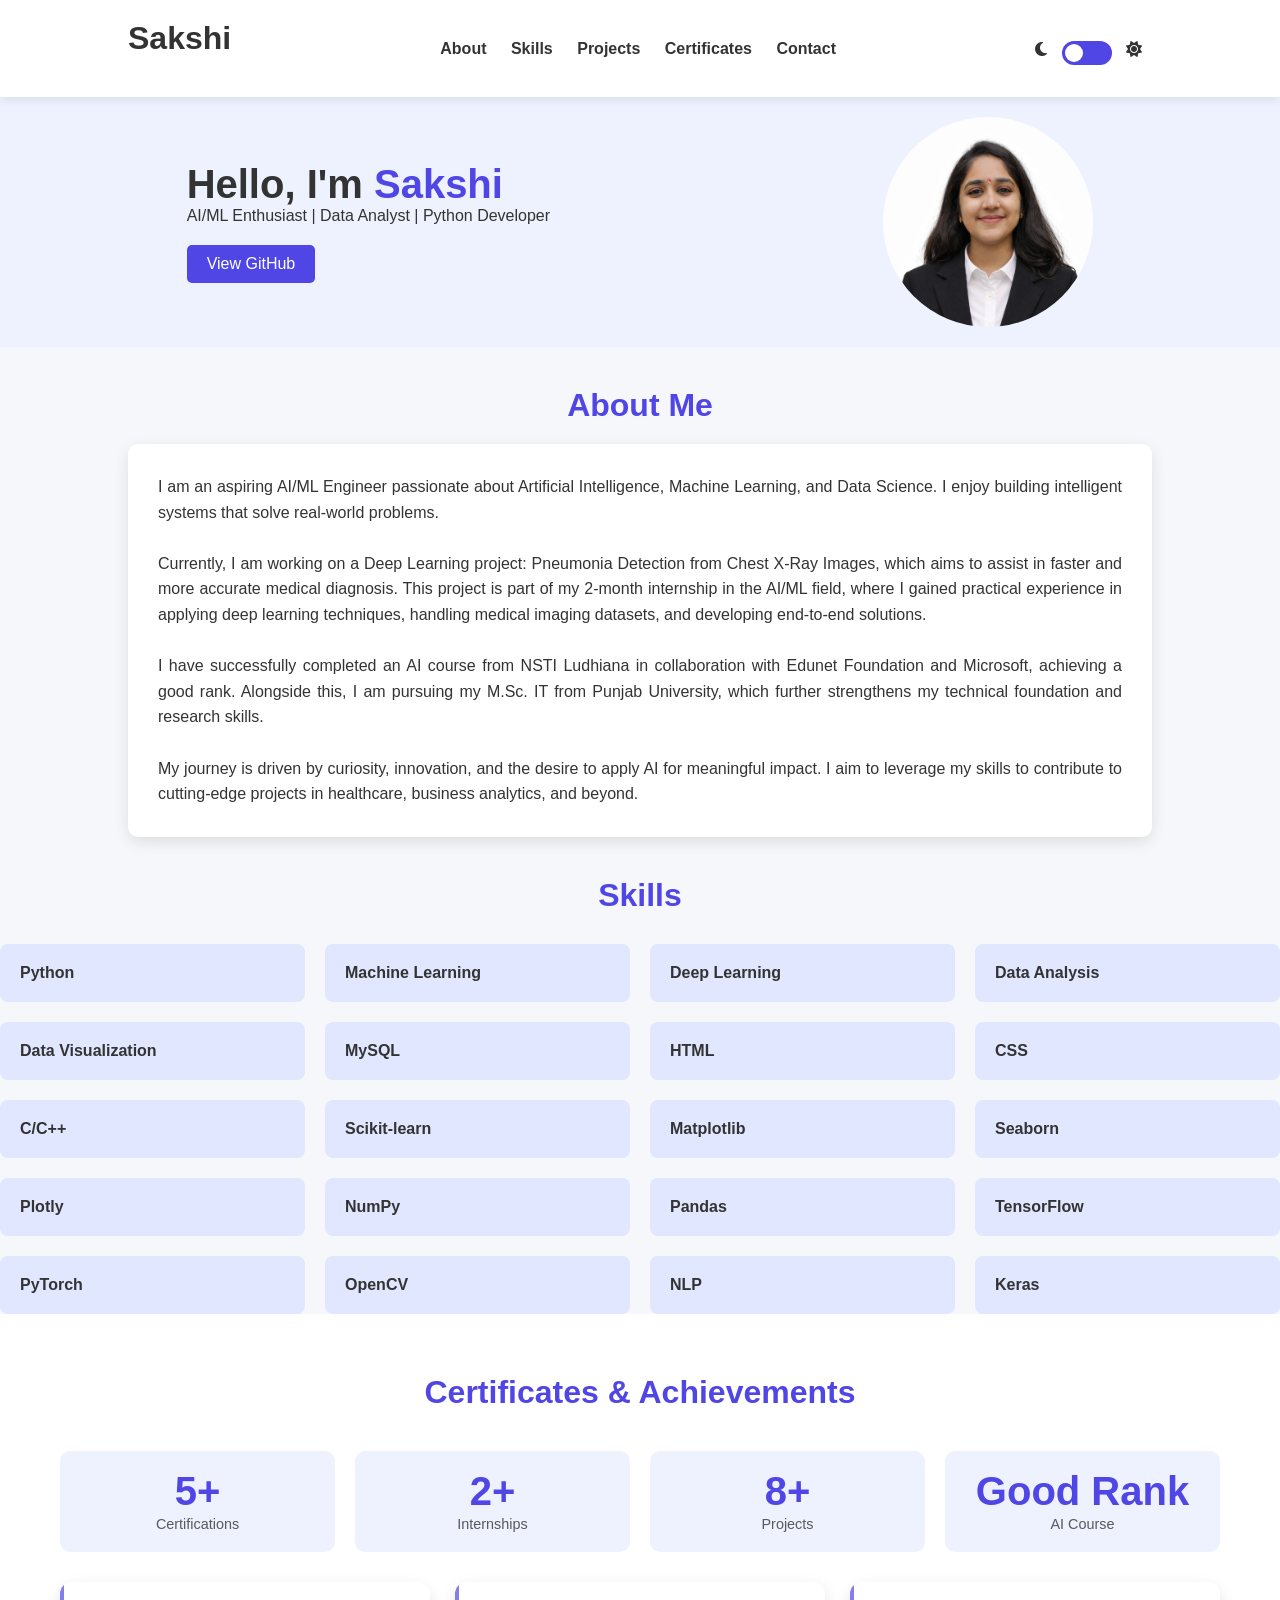
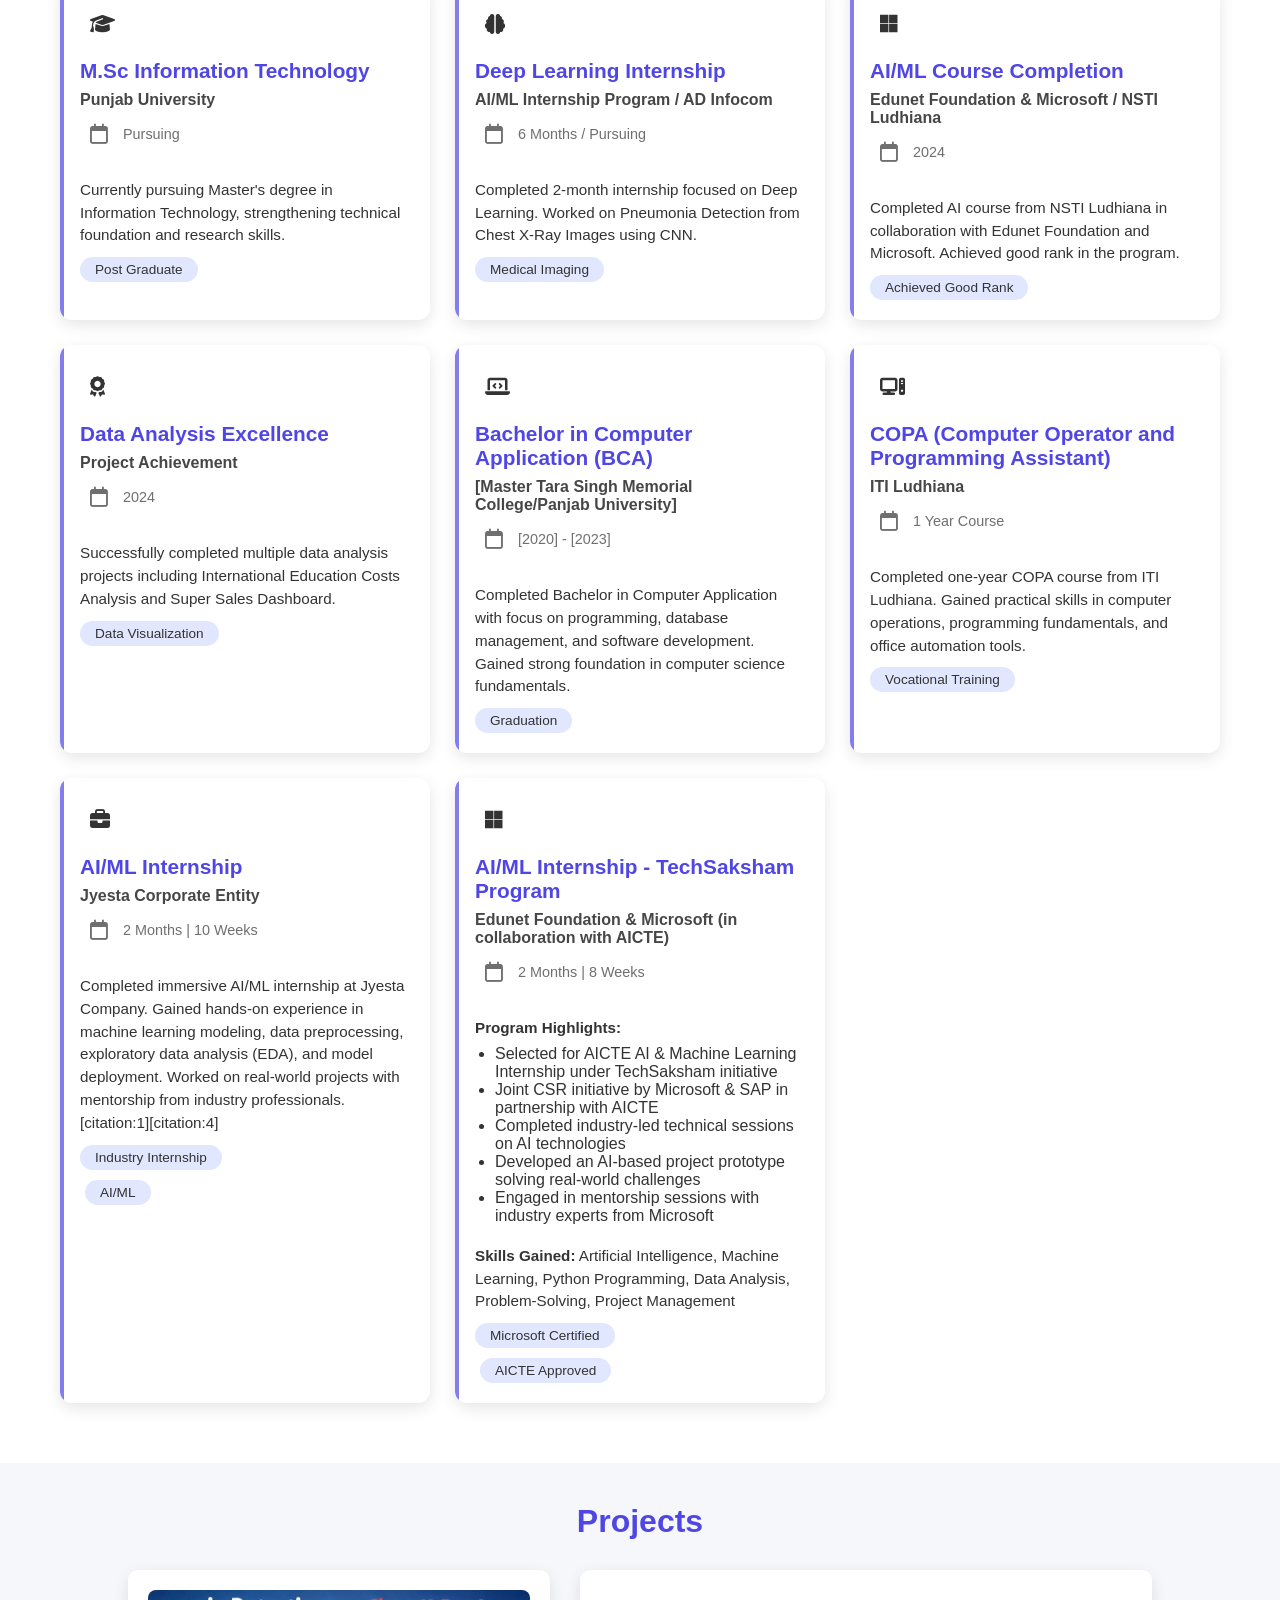
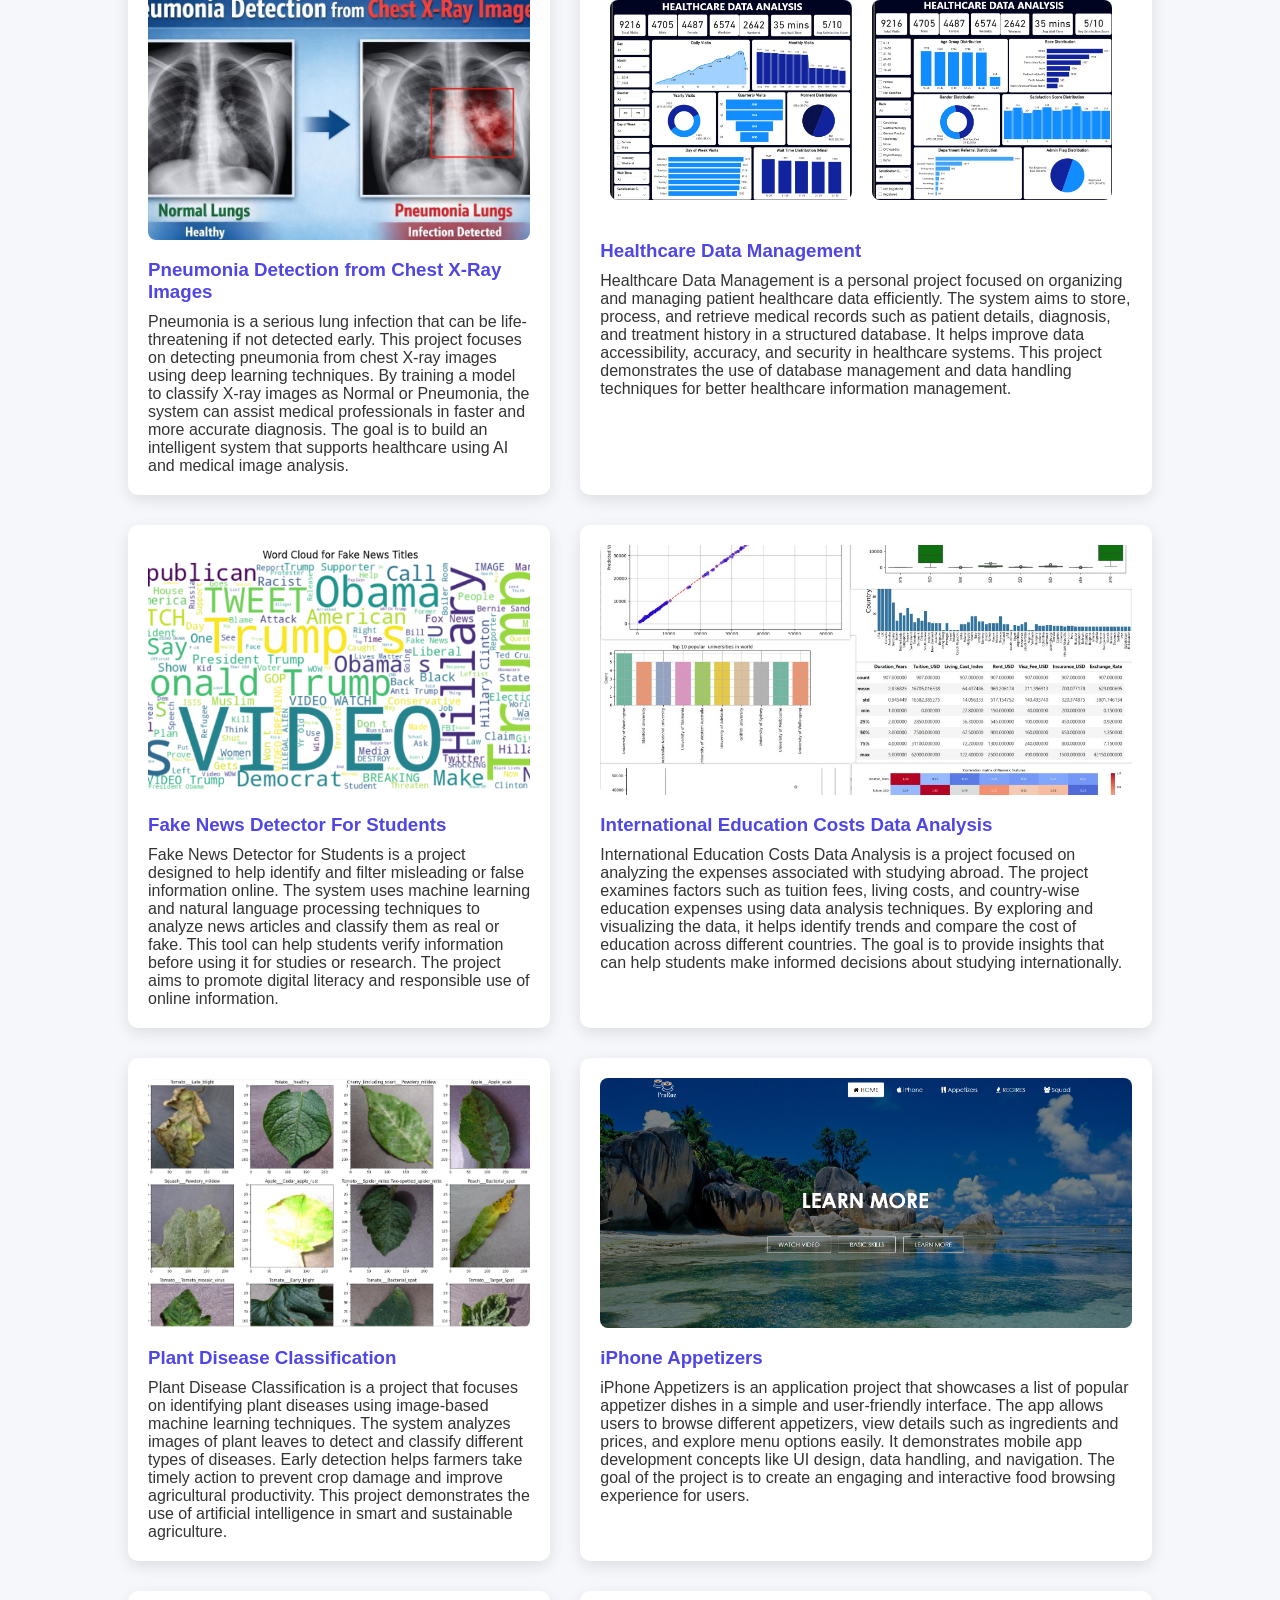
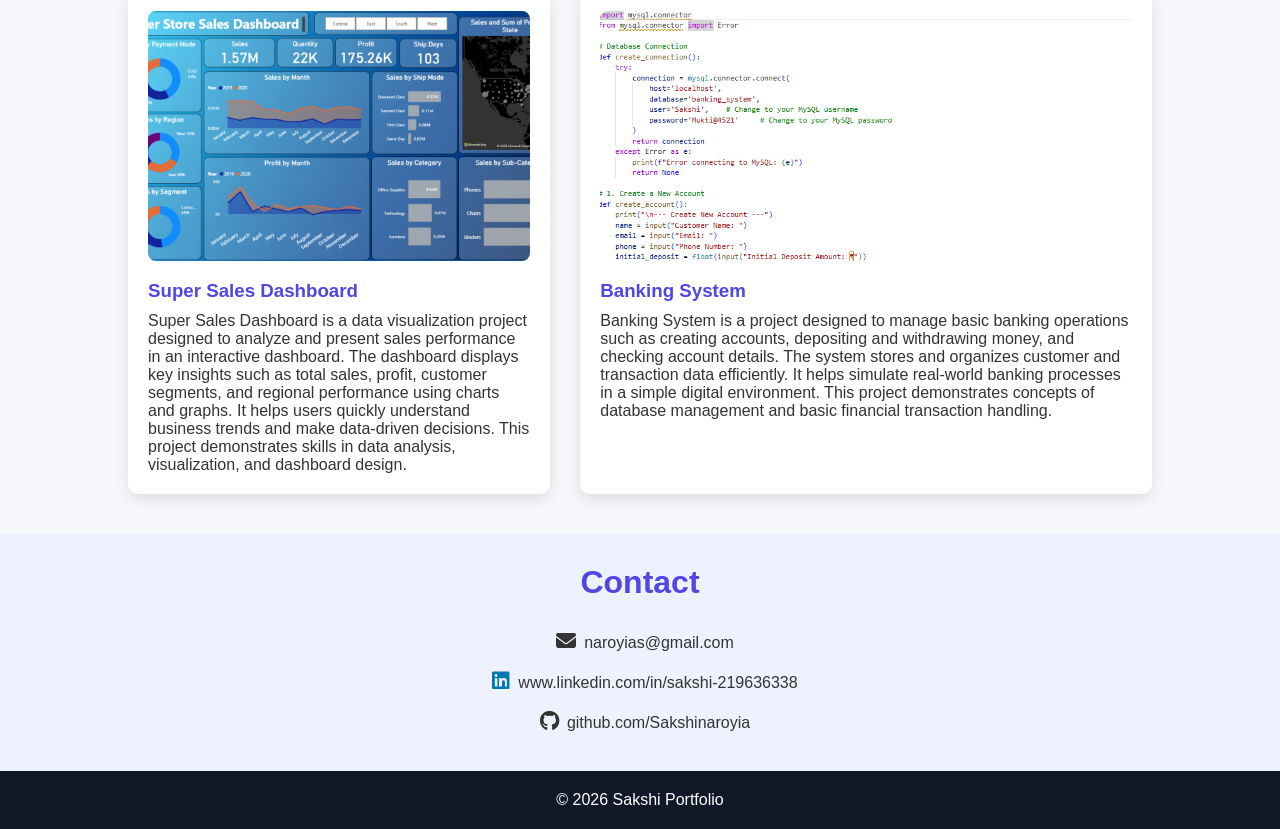
<file: index.html>
<!DOCTYPE html>
<html lang="en">

<head>
  <link rel="stylesheet" href="https://cdnjs.cloudflare.com/ajax/libs/font-awesome/6.5.0/css/all.min.css">
  <meta charset="UTF-8">
  <meta name="viewport" content="width=device-width, initial-scale=1.0">
  <title>Sakshi | AI/ML Portfolio</title>
  <link rel="stylesheet" href="style.css">
</head>

<body>

<!-- NAVBAR -->
<header>
  <div class="container nav">
    <h2 class="logo">Sakshi</h2>
    <nav>
     
      <a href="#about">About</a>
      <a href="#skills">Skills</a>
      <a href="#projects">Projects</a>
      <a href="#certificates">Certificates</a>
      <a href="#contact">Contact</a>
    </nav>
    <div class="theme-toggle">
      <i class="fa-solid fa-moon"></i>
      <label class="switch">
        <input type="checkbox" id="theme-switch">
        <span class="slider round"></span>
      </label>
      <i class="fa-solid fa-sun"></i>
    </div>
  </div>
</header>

<!-- HERO SECTION -->
<section class="hero">
  <div class="hero-text">
    <h1>Hello, I'm <span>Sakshi</span></h1>
    <p>AI/ML Enthusiast | Data Analyst | Python Developer</p>
    <a href="https://github.com/Sakshinaroyia" class="btn">View GitHub</a>
  </div>
  <div class="hero-img">
    <img src="sda (1).png" alt="profile">
  </div>
</section>

<!-- ABOUT -->
<section id="about" class="container">
  <h2>About Me</h2>
  <p>
    I am an aspiring AI/ML Engineer passionate about Artificial Intelligence, Machine Learning, and Data Science. I enjoy building intelligent systems that solve real-world problems.<br>
    <br>
    Currently, I am working on a Deep Learning project: Pneumonia Detection from Chest X-Ray Images, which aims to assist in faster and more accurate medical diagnosis. This project is part of my 2-month internship in the AI/ML field, where I gained practical experience in applying deep learning techniques, handling medical imaging datasets, and developing end-to-end solutions.<br>
    <br>
    I have successfully completed an AI course from NSTI Ludhiana in collaboration with Edunet Foundation and Microsoft, achieving a good rank. Alongside this, I am pursuing my M.Sc. IT from Punjab University, which further strengthens my technical foundation and research skills.<br>
    <br>
    My journey is driven by curiosity, innovation, and the desire to apply AI for meaningful impact. I aim to leverage my skills to contribute to cutting-edge projects in healthcare, business analytics, and beyond.
  </p>
</section>

<!-- SKILLS -->
<section id="skills" class="skills">
  <h2>Skills</h2>
  <div class="skill-grid">
    <div class="skill-card">Python</div>
    <div class="skill-card">Machine Learning</div>
    <div class="skill-card">Deep Learning</div>
    <div class="skill-card">Data Analysis</div>
    <div class="skill-card">Data Visualization</div>
    <div class="skill-card">MySQL</div>
    <div class="skill-card">HTML</div>
    <div class="skill-card">CSS</div>
    <div class="skill-card">C/C++</div>
    <div class="skill-card">Scikit-learn</div>
    <div class="skill-card">Matplotlib</div>
    <div class="skill-card">Seaborn</div>
    <div class="skill-card">Plotly</div>
    <div class="skill-card">NumPy</div>
    <div class="skill-card">Pandas</div>
    <div class="skill-card">TensorFlow</div>
    <div class="skill-card">PyTorch</div>
    <div class="skill-card">OpenCV</div>
    <div class="skill-card">NLP</div>
    <div class="skill-card">Keras</div>
  </div>
</section>
<!-- CERTIFICATES & ACHIEVEMENTS -->
<section id="certificates" class="certificates">
  <h2>Certificates & Achievements</h2>
  
  <!-- Achievement Stats -->
  <div class="achievement-stats">
    <div class="stat-item">
      <div class="stat-number">5+</div>
      <div class="stat-label">Certifications</div>
    </div>
    <div class="stat-item">
      <div class="stat-number">2+</div>
      <div class="stat-label">Internships</div>
    </div>
    <div class="stat-item">
      <div class="stat-number">8+</div>
      <div class="stat-label">Projects</div>
    </div>
    <div class="stat-item">
      <div class="stat-number">Good Rank</div>
      <div class="stat-label">AI Course</div>
    </div>
  </div>
  
  <!-- Certificates Grid -->
  <div class="cert-grid">
     <!-- Certificate 1 - M.Sc IT -->
    <div class="cert-card">
      <div class="cert-icon">
        <i class="fa-solid fa-graduation-cap"></i>
      </div>
      <h3>M.Sc Information Technology</h3>
      <div class="cert-org">Punjab University</div>
      <div class="cert-date">
        <i class="fa-regular fa-calendar"></i> Pursuing
      </div>
      <p class="cert-desc">Currently pursuing Master's degree in Information Technology, strengthening technical foundation and research skills.</p>
      <span class="cert-badge">Post Graduate</span>
    </div>

   
    
    
    <!-- Certificate 2 - Deep Learning Internship -->
    <div class="cert-card">
      <div class="cert-icon">
        <i class="fa-solid fa-brain"></i>
      </div>
      <h3>Deep Learning Internship</h3>
      <div class="cert-org">AI/ML Internship Program / AD Infocom</div>
      <div class="cert-date">
        <i class="fa-regular fa-calendar"></i> 6 Months / Pursuing
      </div>
      <p class="cert-desc">Completed 2-month internship focused on Deep Learning. Worked on Pneumonia Detection from Chest X-Ray Images using CNN.</p>
      <span class="cert-badge">Medical Imaging</span>
    </div>
    
    <!-- Certificate 3 - Microsoft AI Course -->
    <div class="cert-card">
      <div class="cert-icon">
        <i class="fa-brands fa-microsoft"></i>
      </div>
      <h3>AI/ML Course Completion</h3>
      <div class="cert-org">Edunet Foundation & Microsoft / NSTI Ludhiana</div>
      <div class="cert-date">
        <i class="fa-regular fa-calendar"></i> 2024
      </div>
      <p class="cert-desc">Completed AI course from NSTI Ludhiana in collaboration with Edunet Foundation and Microsoft. Achieved good rank in the program.</p>
      <span class="cert-badge">Achieved Good Rank</span>
    </div>


    <!-- Certificate 4 - Additional Achievement -->
    <div class="cert-card">
      <div class="cert-icon">
        <i class="fa-solid fa-award"></i>
      </div>
      <h3>Data Analysis Excellence</h3>
      <div class="cert-org">Project Achievement</div>
      <div class="cert-date">
        <i class="fa-regular fa-calendar"></i> 2024
      </div>
      <p class="cert-desc">Successfully completed multiple data analysis projects including International Education Costs Analysis and Super Sales Dashboard.</p>
      <span class="cert-badge">Data Visualization</span>
    </div>
    <!-- Certificate 5 - BCA -->
<div class="cert-card">
  <div class="cert-icon">
    <i class="fa-solid fa-laptop-code"></i>
  </div>
  <h3>Bachelor in Computer Application (BCA)</h3>
  <div class="cert-org">[Master Tara Singh Memorial College/Panjab University]</div>
  <div class="cert-date">
    <i class="fa-regular fa-calendar"></i> [2020] - [2023]
  </div>
  <p class="cert-desc">Completed Bachelor in Computer Application with focus on programming, database management, and software development. Gained strong foundation in computer science fundamentals.</p>
  <span class="cert-badge">Graduation</span>
  </div>
  
  <!-- Certificate 6 - COPA from ITI Ludhiana -->
<div class="cert-card">
  <div class="cert-icon">
    <i class="fa-solid fa-computer"></i>
  </div>
  <h3>COPA (Computer Operator and Programming Assistant)</h3>
  <div class="cert-org">ITI Ludhiana</div>
  <div class="cert-date">
    <i class="fa-regular fa-calendar"></i> 1 Year Course
  </div>
  <p class="cert-desc">Completed one-year COPA course from ITI Ludhiana. Gained practical skills in computer operations, programming fundamentals, and office automation tools.</p>
  <span class="cert-badge">Vocational Training</span>
 </div>

  <!-- Certificate 7 - AI/ML Internship at Jyesta Company (Updated) -->
<div class="cert-card">
  <div class="cert-icon">
    <i class="fa-solid fa-briefcase"></i>
  </div>
  <h3>AI/ML Internship</h3>
  <div class="cert-org">Jyesta Corporate Entity</div>
  <div class="cert-date">
    <i class="fa-regular fa-calendar"></i> 2 Months | 10 Weeks
  </div>
  <p class="cert-desc">Completed immersive AI/ML internship at Jyesta Company. Gained hands-on experience in machine learning modeling, data preprocessing, exploratory data analysis (EDA), and model deployment. Worked on real-world projects with mentorship from industry professionals. [citation:1][citation:4]</p>
  <span class="cert-badge">Industry Internship</span>
  <span class="cert-badge" style="margin-left: 5px;">AI/ML</span>
</div>

  <!-- Certificate 7 - Edunet Foundation & Microsoft AI/ML Internship -->
<div class="cert-card">
  <div class="cert-icon">
    <i class="fa-brands fa-microsoft"></i>
  </div>
  <h3>AI/ML Internship - TechSaksham Program</h3>
  <div class="cert-org">Edunet Foundation & Microsoft (in collaboration with AICTE)</div>
  <div class="cert-date">
    <i class="fa-regular fa-calendar"></i> 2 Months | 8 Weeks
  </div>
  <p class="cert-desc"><strong>Program Highlights:</strong></p>
  <ul style="text-align: left; margin-top: 5px; margin-bottom: 10px; padding-left: 20px; color: var(--text-primary);">
    <li>Selected for AICTE AI & Machine Learning Internship under TechSaksham initiative</li>
    <li>Joint CSR initiative by Microsoft & SAP in partnership with AICTE</li>
    <li>Completed industry-led technical sessions on AI technologies</li>
    <li>Developed an AI-based project prototype solving real-world challenges</li>
    <li>Engaged in mentorship sessions with industry experts from Microsoft</li>
  </ul>
  <p class="cert-desc"><strong>Skills Gained:</strong> Artificial Intelligence, Machine Learning, Python Programming, Data Analysis, Problem-Solving, Project Management</p>
  <span class="cert-badge">Microsoft Certified</span>
  <span class="cert-badge" style="margin-left: 5px;">AICTE Approved</span>
</div>
  </div>
</section>

<!-- PROJECTS -->
<section id="projects" class="container">
  <h2>Projects</h2>
  <div class="project-grid">
    <div class="project-card">
      <img src="1.jpg">
      <h3>Pneumonia Detection from Chest X-Ray Images</h3>
      <p>Pneumonia is a serious lung infection that can be life-threatening if not detected early. This project focuses on detecting pneumonia from chest X-ray images using deep learning techniques. By training a model to classify X-ray images as Normal or Pneumonia, the system can assist medical professionals in faster and more accurate diagnosis. The goal is to build an intelligent system that supports healthcare using AI and medical image analysis.</p>
    </div>

    <div class="project-card">
      <div style="display: flex; overflow-x: auto; gap: 10px; padding: 10px;">
        <img src="2(1).jpg" alt="Main Project Image" style="height: 200px;">
        <img src="2.jpg" alt="Healthcare Dashboard" style="height: 200px;">
      </div>
      <h3>Healthcare Data Management</h3>
      <p>Healthcare Data Management is a personal project focused on organizing and managing patient healthcare data efficiently. The system aims to store, process, and retrieve medical records such as patient details, diagnosis, and treatment history in a structured database. It helps improve data accessibility, accuracy, and security in healthcare systems. This project demonstrates the use of database management and data handling techniques for better healthcare information management.</p>
    </div>

    <div class="project-card">
      <img src="3.png">
      <h3>Fake News Detector For Students</h3>
      <p>Fake News Detector for Students is a project designed to help identify and filter misleading or false information online. The system uses machine learning and natural language processing techniques to analyze news articles and classify them as real or fake. This tool can help students verify information before using it for studies or research. The project aims to promote digital literacy and responsible use of online information.</p>
    </div>

    <div class="project-card">
      <img src="4.jpg">
      <h3>International Education Costs Data Analysis</h3>
      <p>International Education Costs Data Analysis is a project focused on analyzing the expenses associated with studying abroad. The project examines factors such as tuition fees, living costs, and country-wise education expenses using data analysis techniques. By exploring and visualizing the data, it helps identify trends and compare the cost of education across different countries. The goal is to provide insights that can help students make informed decisions about studying internationally.</p>
    </div>

    <div class="project-card">
      <img src="5.png">
      <h3>Plant Disease Classification</h3>
      <p>Plant Disease Classification is a project that focuses on identifying plant diseases using image-based machine learning techniques. The system analyzes images of plant leaves to detect and classify different types of diseases. Early detection helps farmers take timely action to prevent crop damage and improve agricultural productivity. This project demonstrates the use of artificial intelligence in smart and sustainable agriculture.</p>
    </div>

    <div class="project-card">
      <img src="6.png">
      <h3>iPhone Appetizers</h3>
      <p>iPhone Appetizers is an application project that showcases a list of popular appetizer dishes in a simple and user-friendly interface. The app allows users to browse different appetizers, view details such as ingredients and prices, and explore menu options easily. It demonstrates mobile app development concepts like UI design, data handling, and navigation. The goal of the project is to create an engaging and interactive food browsing experience for users.</p>
    </div>

    <div class="project-card">
      <img src="7.png">
      <h3>Super Sales Dashboard</h3>
      <p>Super Sales Dashboard is a data visualization project designed to analyze and present sales performance in an interactive dashboard. The dashboard displays key insights such as total sales, profit, customer segments, and regional performance using charts and graphs. It helps users quickly understand business trends and make data-driven decisions. This project demonstrates skills in data analysis, visualization, and dashboard design.</p>
    </div>

    <div class="project-card">
      <img src="8.png">
      <h3>Banking System</h3>
      <p>Banking System is a project designed to manage basic banking operations such as creating accounts, depositing and withdrawing money, and checking account details. The system stores and organizes customer and transaction data efficiently. It helps simulate real-world banking processes in a simple digital environment. This project demonstrates concepts of database management and basic financial transaction handling.</p>
    </div>
  </div>
</section>

<!-- CONTACT -->
<section id="contact" class="contact">
  <h2>Contact</h2>
  <p><i class="fa-solid fa-envelope"></i><a href="mailto:naroyias@gmail.com">naroyias@gmail.com</a></p>
  <p><i class="fa-brands fa-linkedin"></i><a href="https://www.linkedin.com/in/sakshi-219636338">www.linkedin.com/in/sakshi-219636338</a></p>
  <p><i class="fa-brands fa-github"></i><a href="https://github.com/Sakshinaroyia">github.com/Sakshinaroyia</a></p>
</section>

<footer>
  <p>© 2026 Sakshi Portfolio</p>
</footer>

<script>
  // Theme switcher functionality
  const themeSwitch = document.getElementById('theme-switch');
  
  // Check for saved theme preference
  const savedTheme = localStorage.getItem('theme');
  if (savedTheme === 'dark') {
    document.body.classList.add('dark-theme');
    themeSwitch.checked = true;
  }
  
  // Theme switch event
  themeSwitch.addEventListener('change', function() {
    if (this.checked) {
      document.body.classList.add('dark-theme');
      localStorage.setItem('theme', 'dark');
    } else {
      document.body.classList.remove('dark-theme');
      localStorage.setItem('theme', 'light');
    }
  });
</script>

</body>
</html>
</file>
<file: style.css>
* {
  margin: 0;
  padding: 0;
  box-sizing: border-box;
  font-family: Arial, sans-serif;
}

/* Light Theme Variables */
body {
  --bg-primary: #f5f7fb;
  --bg-secondary: #ffffff;
  --bg-tertiary: #eef2ff;
  --bg-card: #ffffff;
  --text-primary: #333333;
  --text-secondary: #4f46e5;
  --header-bg: #111827;
  --header-text: #ffffff;
  --skill-bg: #e0e7ff;
  --skill-text: #333333;
  --btn-bg: #4f46e5;
  --btn-text: #ffffff;
  --shadow: rgba(0,0,0,0.1);
  --border: none;
  --icon-color: #333333;
  --linkedin-icon: #0077b5;
  
  background: var(--bg-primary);
  color: var(--text-primary);
  transition: all 0.3s ease;
}

/* Dark Theme Variables */
body.dark-theme {
  --bg-primary: #1a1a1a;
  --bg-secondary: #2d2d2d;
  --bg-tertiary: #363636;
  --bg-card: #2d2d2d;
  --text-primary: #ffffff;
  --text-secondary: #818cf8;
  --header-bg: #000000;
  --header-text: #ffffff;
  --skill-bg: #404040;
  --skill-text: #ffffff;
  --btn-bg: #818cf8;
  --btn-text: #000000;
  --shadow: rgba(255,255,255,0.1);
  --border: 1px solid #404040;
  --icon-color: #ffffff;
  --linkedin-icon: #0a66c2;
}

.container {
  width: 80%;
  margin: auto;
  padding: 40px 0;
}

header {
  background: var(--bg-secondary);  /* Light mein white, dark mein dark gray */
  color: var(--text-primary);
  position: sticky;
  top: 0;
  z-index: 1000;
  box-shadow: 0 2px 10px var(--shadow);
  transition: background 0.3s ease, color 0.3s ease;
}

.nav {
  display: flex;
  justify-content: space-between;
  align-items: center;
  padding: 20px 0;
}

.logo {
  color: var(--text-primary);
}

nav a {
  color: var(--text-primary);
  margin-left: 20px;
  text-decoration: none;
  font-weight: bold;
  transition: opacity 0.3s ease;
}

.theme-toggle i {
  font-size: 16px;
  color: var(--text-primary);
}

.switch {
  position: relative;
  display: inline-block;
  width: 50px;
  height: 24px;
}

.switch input {
  opacity: 0;
  width: 0;
  height: 0;
}

.slider {
  position: absolute;
  cursor: pointer;
  top: 0;
  left: 0;
  right: 0;
  bottom: 0;
  background-color: #4f46e5;
  transition: .3s;
}

.slider:before {
  position: absolute;
  content: "";
  height: 18px;
  width: 18px;
  left: 3px;
  bottom: 3px;
  background-color: white;
  transition: .3s;
}

input:checked + .slider {
  background-color: #818cf8;
}

input:checked + .slider:before {
  transform: translateX(26px);
}

.slider.round {
  border-radius: 24px;
}

.slider.round:before {
  border-radius: 50%;
}

.hero {
  display: flex;
  justify-content: space-around;
  align-items: center;
  padding: 20px;
  background: var(--bg-tertiary);
  transition: background 0.3s ease;
}

.hero-text h1 {
  font-size: 40px;
}

.hero-text span {
  color: var(--text-secondary);
}

.btn {
  display: inline-block;
  margin-top: 20px;
  padding: 10px 20px;
  background: var(--btn-bg);
  color: var(--btn-text);
  text-decoration: none;
  border-radius: 5px;
  transition: transform 0.3s ease, opacity 0.3s ease;
}

.btn:hover {
  transform: translateY(-2px);
  opacity: 0.9;
}

.hero-img {
  width: 210px;
  height: 210px;
  border-radius: 50%;
  overflow: hidden;
  border: var(--border);
  margin: 3 auto;  /* Center align */
}

.hero-img img {
  width: 100%;
  height: 100%;
  object-fit: cover;
  object-position: center 20%;  /* Ye value change karein */
  /* 20% means thoda upar se crop hoga */
  /* 50% means center */
  /* 80% means thoda neeche se crop hoga */
}S


.skills {
  background: var(--bg-secondary);
  text-align: center;
  padding: 60px;
  transition: background 0.3s ease;
}

.skill-grid {
  display: grid;
  grid-template-columns: repeat(4, 1fr);
  gap: 20px;
  margin-top: 30px;
}

.skill-card {
  background: var(--skill-bg);
  color: var(--skill-text);
  padding: 20px;
  border-radius: 8px;
  font-weight: bold;
  transition: transform 0.3s ease, box-shadow 0.3s ease;
  border: var(--border);
}

.skill-card:hover {
  transform: scale(1.05);
  box-shadow: 0 5px 15px var(--shadow);
}

.project-grid {
  display: grid;
  grid-template-columns: repeat(2, 1fr);
  gap: 30px;
  margin-top: 30px;
}

.project-card {
  background: var(--bg-card);
  padding: 20px;
  border-radius: 10px;
  box-shadow: 0 5px 15px var(--shadow);
  transition: transform 0.3s ease, box-shadow 0.3s ease;
  border: var(--border);
}

.project-card:hover {
  transform: translateY(-5px);
  box-shadow: 0 8px 20px var(--shadow);
}

.project-card img{
width:100%;
height: 250px; /* This makes all images the same height */
object-fit: cover; /* This prevents images from stretching */
border-radius:8px;
margin-bottom:15px;
transition: transform 0.3s ease;
}

.project-card:hover img {
transform: scale(1.02); /* Optional: adds a nice zoom effect on hover */
}
.project-card h3 {
  color: var(--text-secondary);
  margin-bottom: 10px;
}

.contact {
  text-align: center;
  padding: 30px;
  background: var(--bg-tertiary);
  transition: background 0.3s ease;
}

.contact a {
  color: var(--text-primary);
  text-decoration: none;
  transition: color 0.3s ease;
}

.contact a:hover {
  color: var(--text-secondary);
}

footer {
  text-align: center;
  padding: 20px;
  background: var(--header-bg);
  color: var(--header-text);
  transition: background 0.3s ease;
}

i {
  font-size: 20px;
  color: var(--icon-color);
  margin: 10px;
  transition: color 0.3s ease;
}

.contact i {
  color: var(--icon-color);
  margin-right: 8px;
}

.fa-linkedin {
  color: var(--linkedin-icon) !important;
}

/* Responsive Design */
@media (max-width: 768px) {
  .container {
    width: 90%;
  }
  
  .nav {
    flex-direction: column;
    gap: 15px;
  }
  
  .hero {
    flex-direction: column;
    text-align: center;
  }
  
  .skill-grid {
    grid-template-columns: repeat(2, 1fr);
  }
  
  .project-grid {
    grid-template-columns: 1fr;
  }
  
  .theme-toggle {
    margin-left: 0;
  }
}

@media (max-width: 480px) {
  .skill-grid {
    grid-template-columns: 1fr;
  }
  
  nav a {
    margin: 0 10px;
  }
}

/* Smooth scrolling for anchor links */
html {
  scroll-behavior: smooth;
}

/* Section headings */
h2 {
  color: var(--text-secondary);
  margin-bottom: 20px;
  text-align: center;
  font-size: 2em;
}

/* About section styling */
#about p {
  line-height: 1.6;
  text-align: justify;
  background: var(--bg-card);
  padding: 30px;
  border-radius: 10px;
  box-shadow: 0 5px 15px var(--shadow);
  border: var(--border);
  transition: background 0.3s ease;
}

/* Project card image container for horizontal scroll */

.project-card div[style*="overflow-x: auto"] {
    display: flex;
    gap: 10px;
    overflow-x: auto;
    padding: 10px;
    margin-bottom: 15px;
}

.project-card div[style*="overflow-x: auto"] img {
height: 230px; /* Slightly smaller than main images */
width: auto; /* Auto width to maintain aspect ratio */
min-width: 200px; /* Minimum width */
object-fit: cover;
border-radius: 8px;
margin-right: 10px;
}



/* Certificates and Achievements Section */
.certificates {
  background: var(--bg-secondary);
  text-align: center;
  padding: 60px;
  transition: background 0.3s ease;
}

.cert-grid {
  display: grid;
  grid-template-columns: repeat(auto-fit, minmax(300px, 1fr));
  gap: 25px;
  margin-top: 30px;
}

.cert-card {
  background: var(--bg-card);
  border-radius: 12px;
  padding: 20px;
  box-shadow: 0 5px 15px var(--shadow);
  transition: transform 0.3s ease, box-shadow 0.3s ease;
  border: var(--border);
  text-align: left;
  display: flex;
  flex-direction: column;
  position: relative;
  overflow: hidden;
}

.cert-card:hover {
  transform: translateY(-5px);
  box-shadow: 0 8px 25px var(--shadow);
}

.cert-card::before {
  content: '';
  position: absolute;
  top: 0;
  left: 0;
  width: 4px;
  height: 100%;
  background: var(--text-secondary);
  opacity: 0.7;
}

.cert-icon {
  font-size: 32px;
  color: var(--text-secondary);
  margin-bottom: 15px;
}

.cert-card h3 {
  color: var(--text-secondary);
  margin-bottom: 8px;
  font-size: 1.3em;
}

.cert-org {
  font-weight: bold;
  margin-bottom: 5px;
  color: var(--text-primary);
  opacity: 0.9;
}

.cert-date {
  font-size: 0.9em;
  color: var(--text-primary);
  opacity: 0.7;
  margin-bottom: 15px;
  display: flex;
  align-items: center;
  gap: 5px;
}

.cert-badge {
  display: inline-block;
  background: var(--skill-bg);
  color: var(--skill-text);
  padding: 5px 15px;
  border-radius: 20px;
  font-size: 0.85em;
  margin-top: 10px;
  align-self: flex-start;
  border: var(--border);
}

.cert-desc {
  margin-top: 10px;
  font-size: 0.95em;
  line-height: 1.5;
  color: var(--text-primary);
}

/* Achievement Stats */
.achievement-stats {
  display: grid;
  grid-template-columns: repeat(auto-fit, minmax(150px, 1fr));
  gap: 20px;
  margin: 40px 0 20px 0;
}

.stat-item {
  background: var(--bg-tertiary);
  padding: 20px;
  border-radius: 10px;
  text-align: center;
  transition: transform 0.3s ease;
  border: var(--border);
}

.stat-item:hover {
  transform: scale(1.05);
}

.stat-number {
  font-size: 2.5em;
  font-weight: bold;
  color: var(--text-secondary);
  line-height: 1;
}

.stat-label {
  font-size: 0.9em;
  color: var(--text-primary);
  margin-top: 5px;
  opacity: 0.8;
}

/* Responsive adjustments */
@media (max-width: 768px) {
  .cert-grid {
    grid-template-columns: 1fr;
  }
  
  .achievement-stats {
    grid-template-columns: repeat(2, 1fr);
  }
}

@media (max-width: 480px) {
  .achievement-stats {
    grid-template-columns: 1fr;
  }
}
</file>
